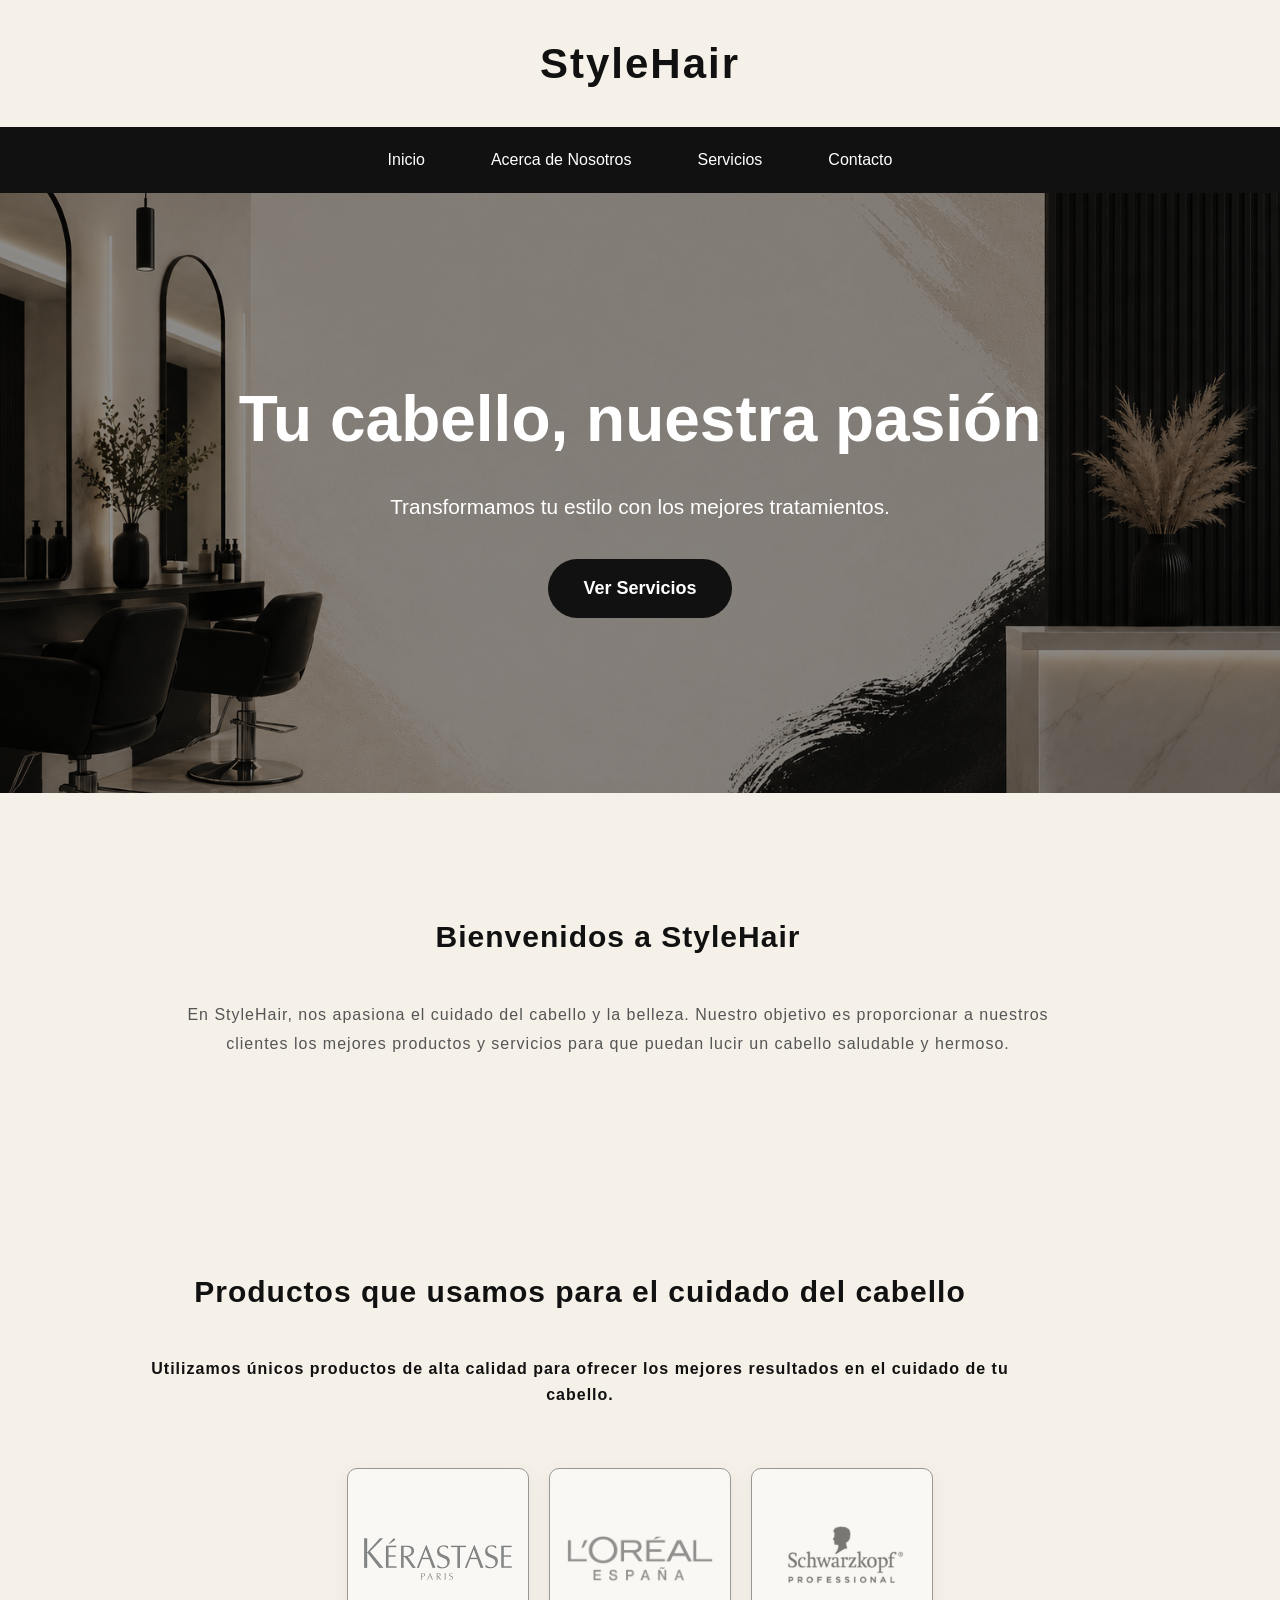
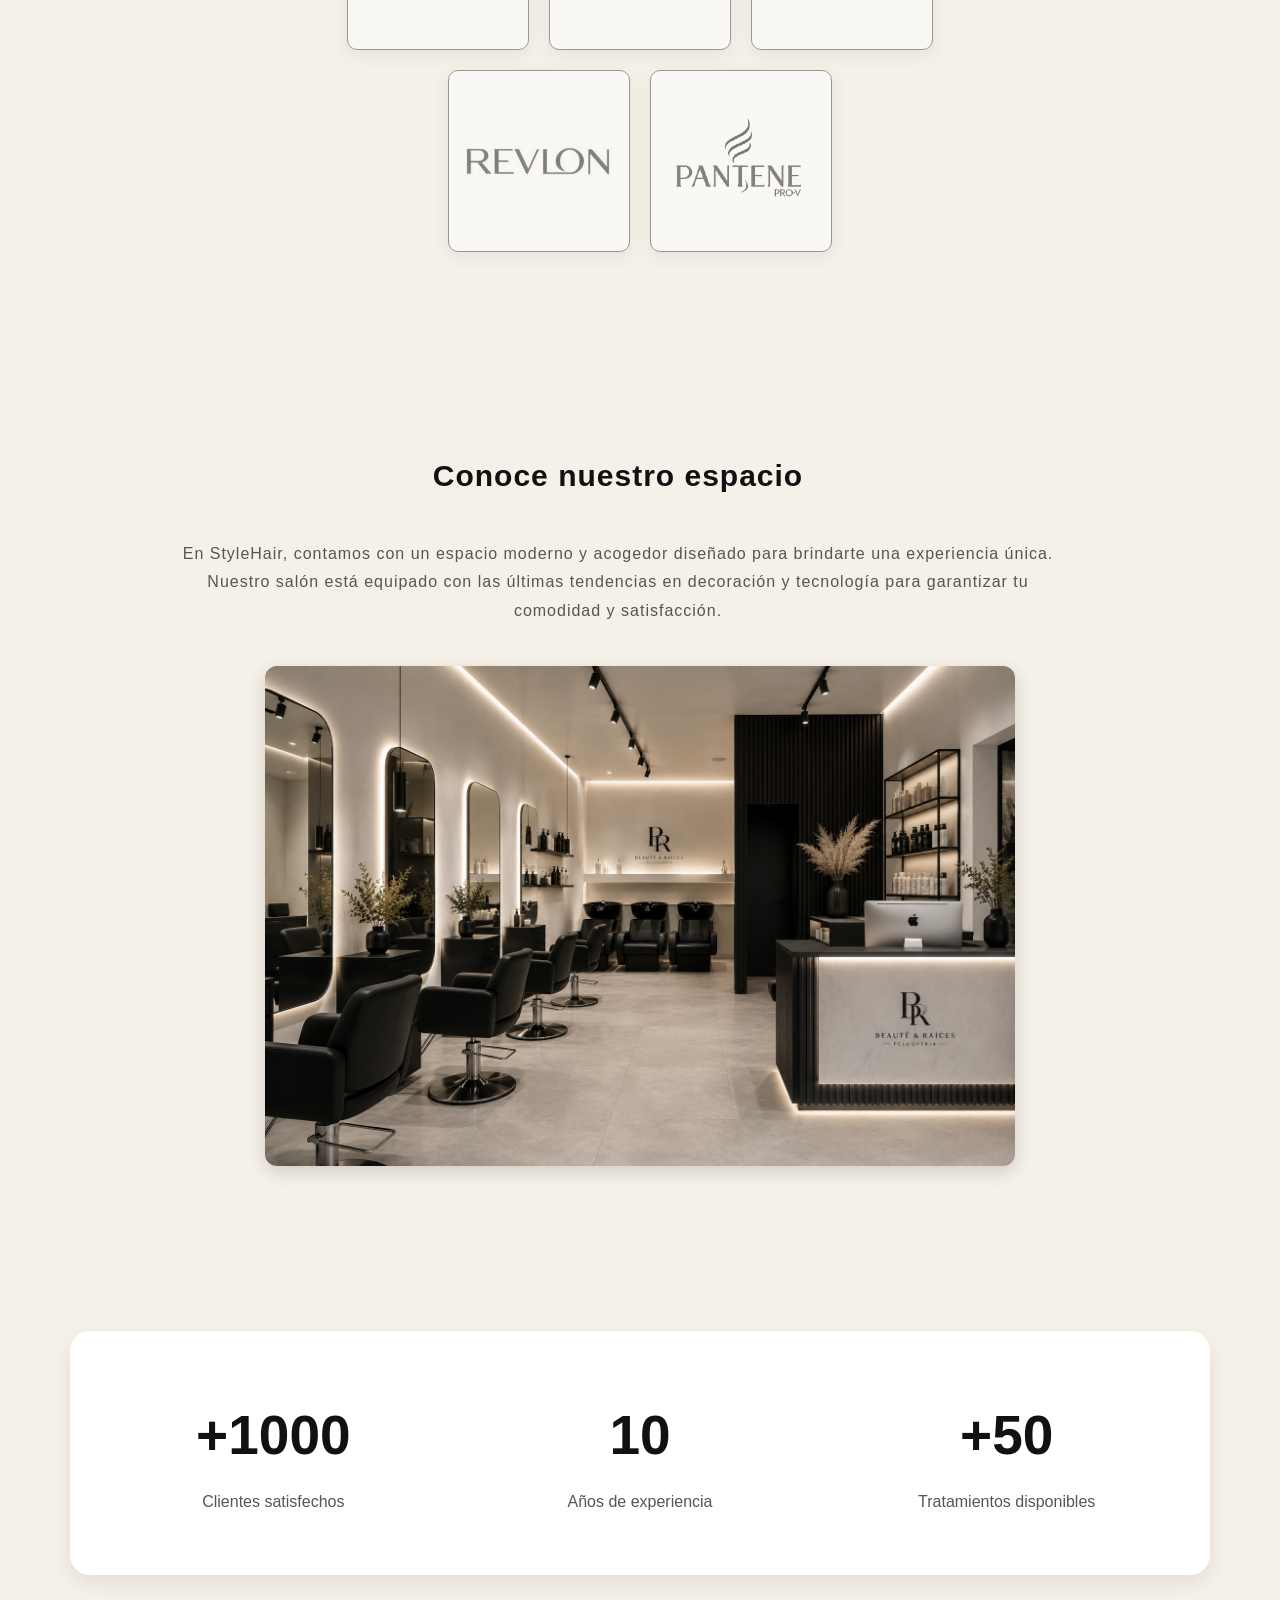
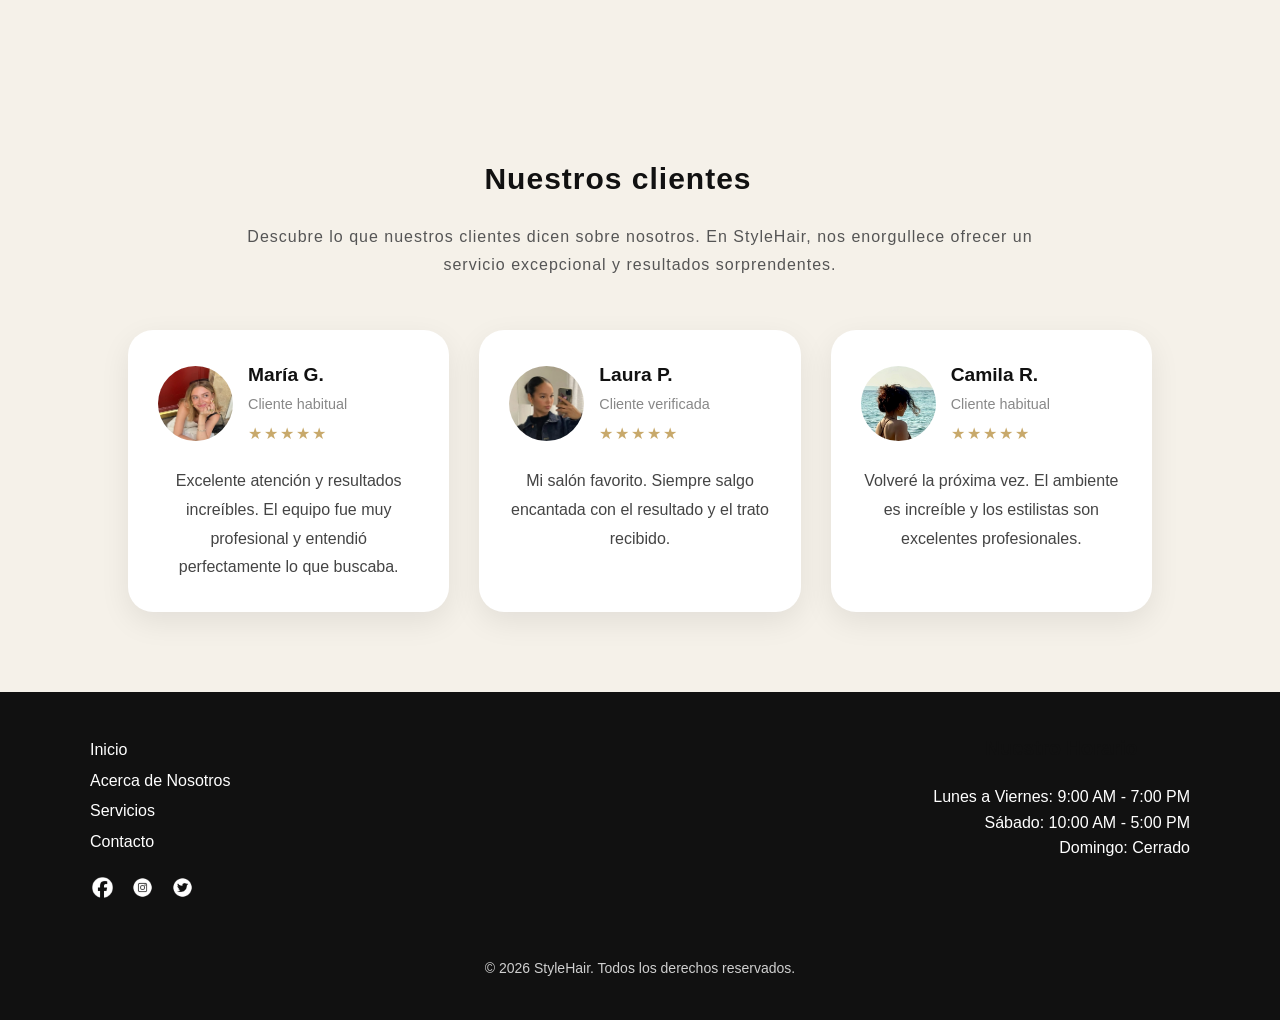
<file: Páginaweb_StyleHair/index.html>
<!DOCTYPE html>
<html lang="es">

<head>
<meta charset="UTF-8">
<meta name="viewport" content="width=device-width, initial-scale=1.0">
<link rel="icon" href="img/logo.png">
<title>StyleHair</title>
<link rel="stylesheet" href="css/styles.css">
</head>

<body>
    <h1>StyleHair</h1>
    <nav>
        <ul>
            <li><a href="index.html">Inicio</a></li>
            <li><a href="about.html">Acerca de Nosotros</a></li>
            <li><a href="servicios.html">Servicios</a></li>
            <li><a href="contact.html">Contacto</a></li>
        </ul>
    </nav>

    <div class="hero">
    <img src="img/cabello.png"  class="hero-img" alt="cabello">
    <div class="hero-text">
        <h2>Tu cabello, nuestra pasión</h2>
        <p>Transformamos tu estilo con los mejores tratamientos.</p>
        <a href="servicios.html" class="btn">Ver Servicios</a>
    </div>
</div>

    <section class="clientes">
        <h2>Bienvenidos a StyleHair</h2>
        <p>En StyleHair, nos apasiona el cuidado del cabello y la belleza. Nuestro objetivo es proporcionar
             a nuestros clientes los mejores productos y servicios para que puedan lucir un cabello saludable y hermoso.</p>
    </section>

    <section class="productos-section">
        <h2>Productos que usamos para el cuidado del cabello</h2>
        <p>Utilizamos únicos productos de alta calidad para ofrecer los mejores resultados 
            en el cuidado de tu cabello.</p>

       <div class="productos-container">

        <img src="img/producto1.png" class="productos">
        <img src="img/producto2.png" class="productos">
        <img src="img/producto3.png" class="productos">
        <img src="img/producto4.png" class="productos">
        <img src="img/producto5.png" class="productos">

        </div>
    </section>
        
    <section class="clientes">
        <h2>Conoce nuestro espacio</h2>
        <p>En StyleHair, contamos con un espacio moderno y acogedor diseñado para brindarte una 
            experiencia única. Nuestro salón está equipado con las últimas tendencias en decoración 
            y tecnología para garantizar tu comodidad y satisfacción.</p>
        <img src="img/salon.png" alt="salon" class="salon">
    </section>

    <section class="stats">

<div class="barraexperiencia">
<h3>+1000</h3>
<p>Clientes satisfechos</p>
</div>

<div>
<h3>10</h3>
<p>Años de experiencia</p>
</div>

<div>
<h3>+50</h3>
<p>Tratamientos disponibles</p>
</div>

</section>
 <section class="clientes">
    <h2>Nuestros clientes</h2>

    <p class="descripcion-clientes">
        Descubre lo que nuestros clientes dicen sobre nosotros. En StyleHair,
        nos enorgullece ofrecer un servicio excepcional y resultados sorprendentes.
    </p>

    <div class="testimonios-grid">

        <div class="testimonio-card">
            <div class="cliente-info">
                <img src="img/maria.jpg" alt="María G.">

                <div>
                    <h4>María G.</h4>
                    <span>Cliente habitual</span>

                    <div class="estrellas">
                        ★★★★★
                    </div>
                </div>
            </div>

            <p>
                Excelente atención y resultados increíbles.
                El equipo fue muy profesional y entendió perfectamente lo que buscaba.
            </p>
        </div>

        <div class="testimonio-card">
            <div class="cliente-info">
                <img src="img/laura.jpg" alt="Laura P.">

                <div>
                    <h4>Laura P.</h4>
                    <span>Cliente verificada</span>

                    <div class="estrellas">
                        ★★★★★
                    </div>
                </div>
            </div>

            <p>
                Mi salón favorito. Siempre salgo encantada con el resultado
                y el trato recibido.
            </p>
        </div>

        <div class="testimonio-card">
            <div class="cliente-info">
                <img src="img/camila.jpg" alt="Camila R.">

                <div>
                    <h4>Camila R.</h4>
                    <span>Cliente habitual</span>

                    <div class="estrellas">
                        ★★★★★
                    </div>
                </div>
            </div>

            <p>
                Volveré la próxima vez. El ambiente es increíble
                y los estilistas son excelentes profesionales.
            </p>
        </div>

    </div>
</section>
    
</body>
<footer>

<div class="footer-container">

<div class="footer-left">
<ul>
<li><a href="index.html">Inicio</a></li>
<li><a href="about.html">Acerca de Nosotros</a></li>
<li><a href="servicios.html">Servicios</a></li>
<li><a href="contact.html">Contacto</a></li>
</ul>

<ul class="social">
<li><a href="#"><img src="img/facebook.png" alt="Facebook"></a></li>
<li><a href="#"><img src="img/instagram.png" alt="Instagram"></a></li>
<li><a href="#"><img src="img/twitter.png" alt="Twitter"></a></li>
</ul>
</div>

<div class="footer-right">
<h3>Nuestro Horario</h3>
<p>Lunes a Viernes: 9:00 AM - 7:00 PM</p>
<p>Sábado: 10:00 AM - 5:00 PM</p>
<p>Domingo: Cerrado</p>
</div>

</div>

<p class="copyright">&copy; 2026 StyleHair. Todos los derechos reservados.</p>

</footer>

</html>
</file>
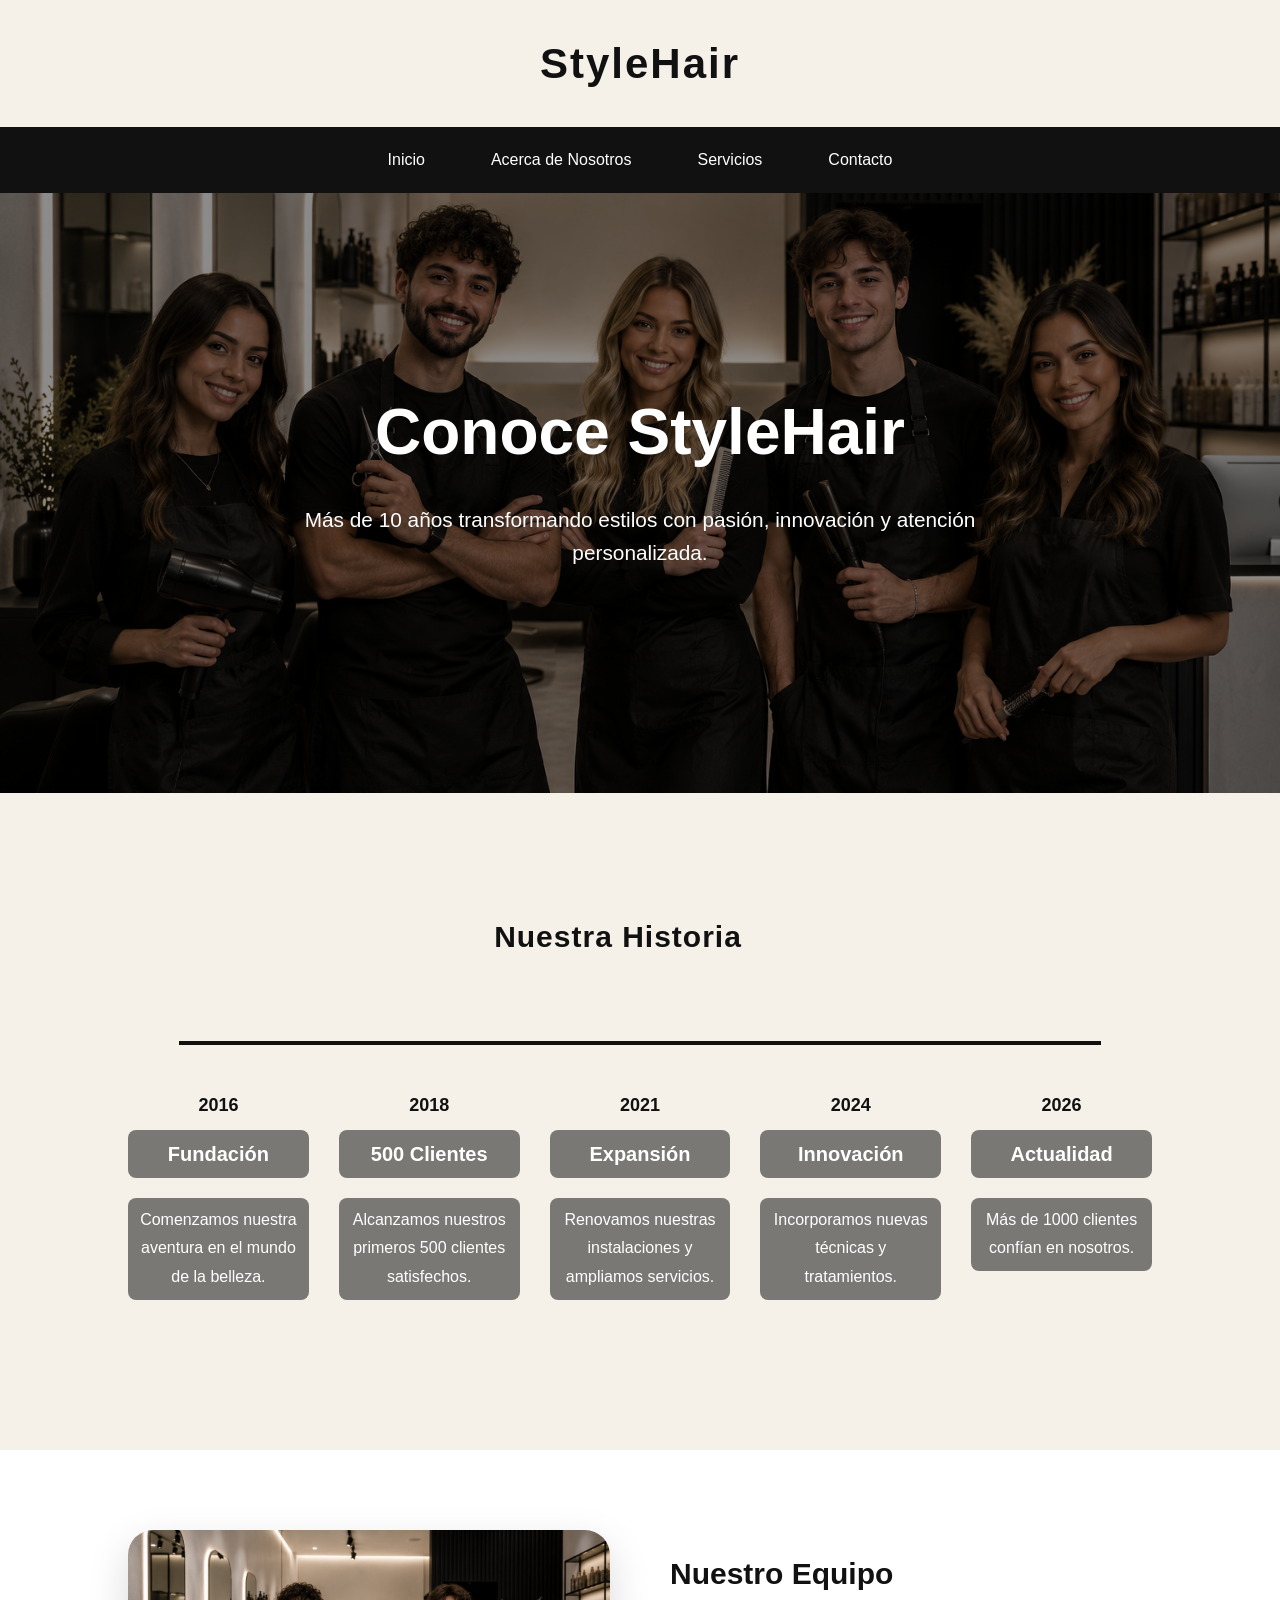
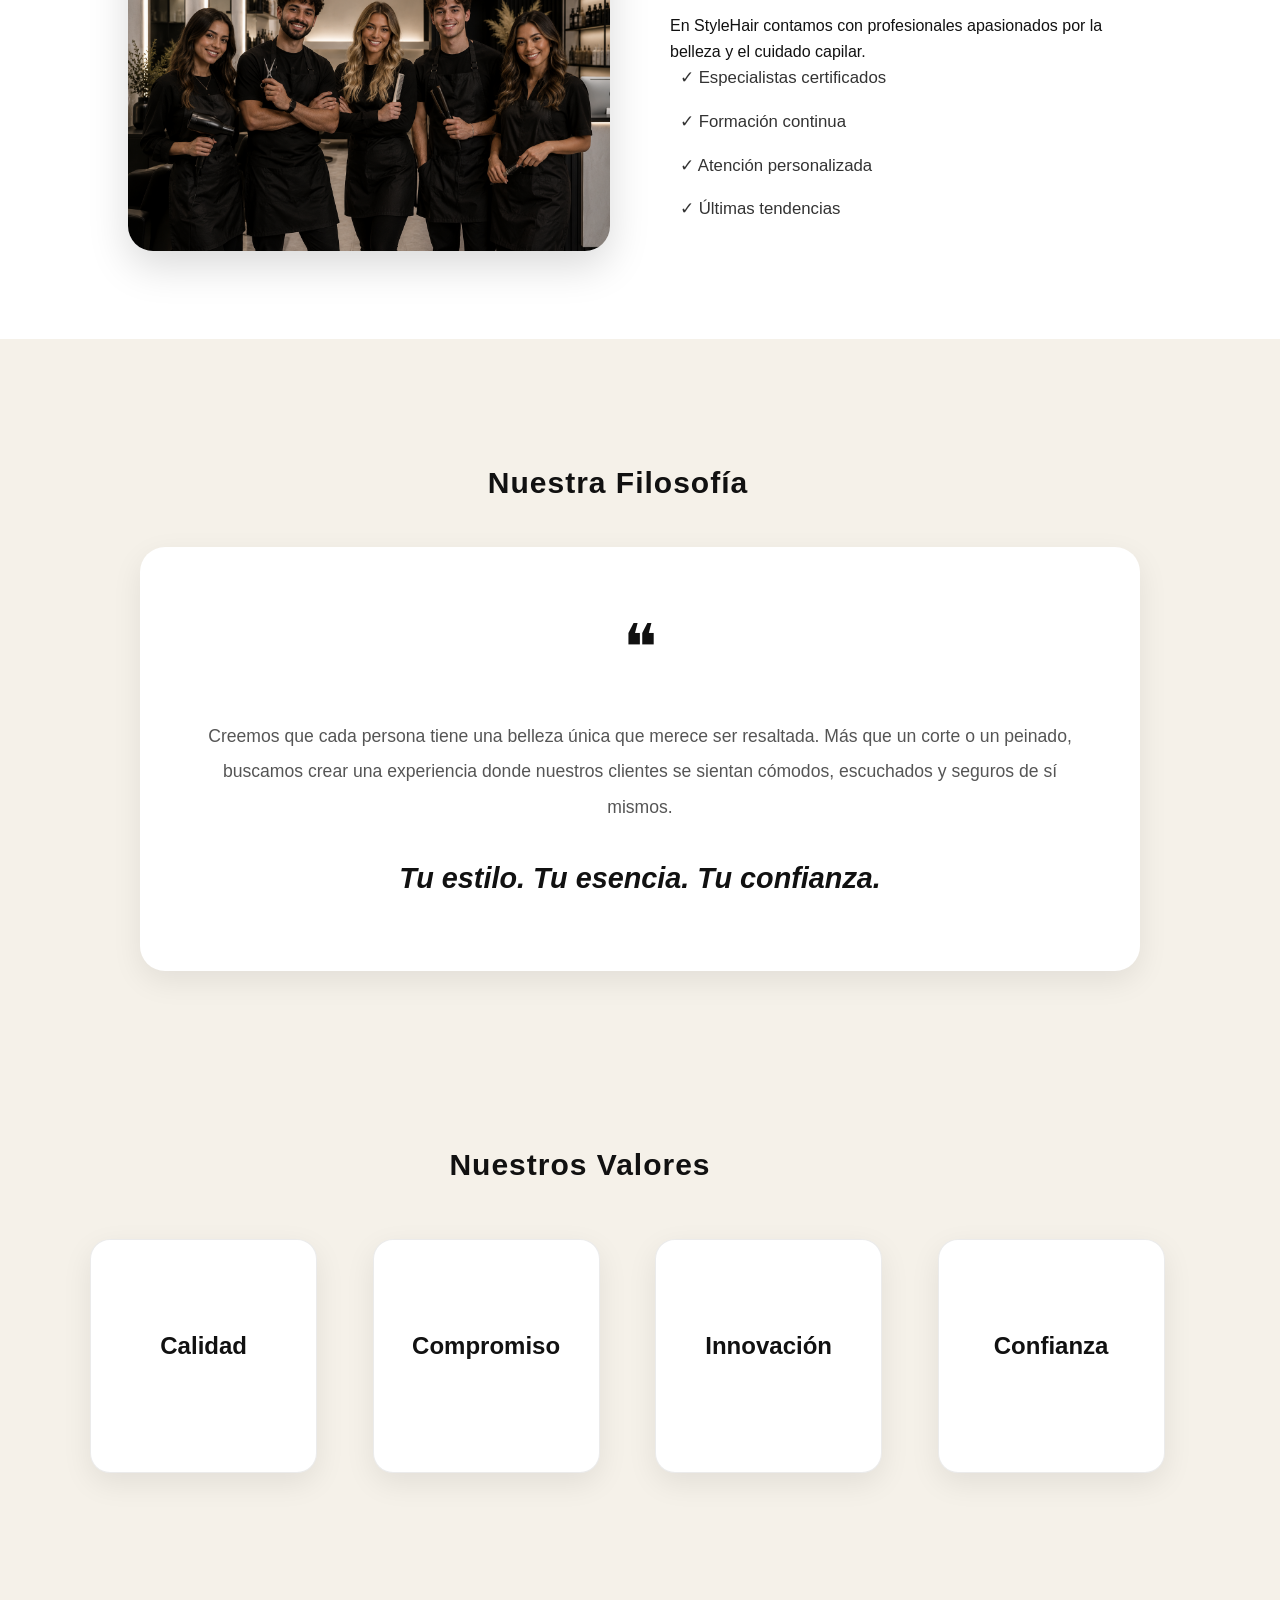
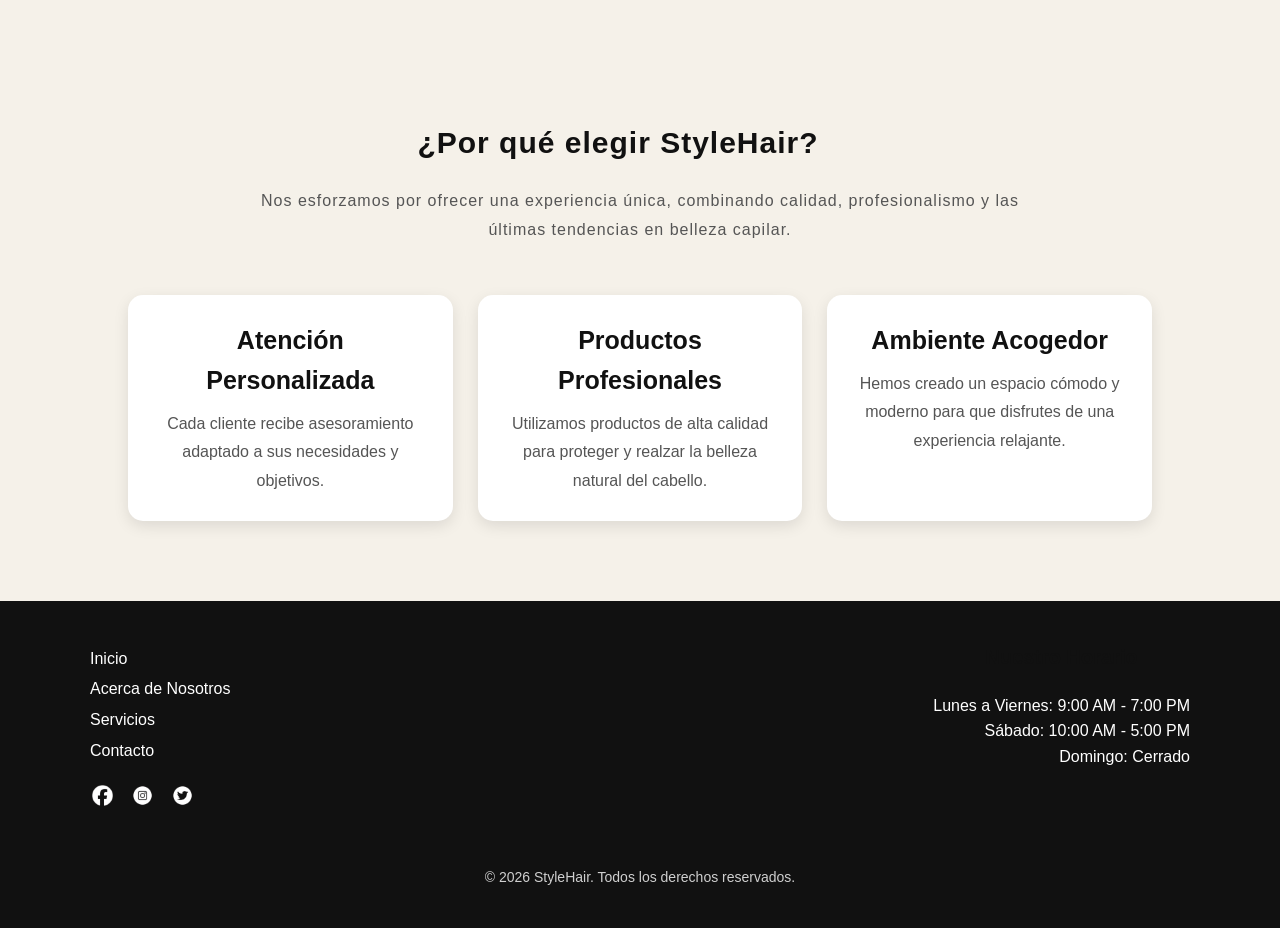
<file: Páginaweb_StyleHair/about.html>
<!DOCTYPE html>
<html lang="es">
    <head>
        <meta charset="UTF-8">
        <meta name="viewport" content="width=device-width, initial-scale=1.0">
        <link rel="icon" href="img/logo.png">
        <title>StyleHair - Acerca de Nosotros</title>
        <link rel="stylesheet" href="css/styles.css">
    </head>
    <body>
        <h1>StyleHair</h1>
        <nav>
            <ul>
                <li><a href="index.html">Inicio</a></li>
                <li><a href="about.html">Acerca de Nosotros</a></li>
                <li><a href="servicios.html">Servicios</a></li>
                <li><a href="contact.html">Contacto</a></li>
            </ul>
        </nav>

        <div class="hero about-hero">
    <img src="img/equipo.png" class="hero-img" alt="Equipo StyleHair">

    <div class="hero-text">
        <h2>Conoce StyleHair</h2>
        <p>
            Más de 10 años transformando estilos con pasión,
            innovación y atención personalizada.
        </p>
    </div>
</div>

      <section class="clientes">
    <h2>Nuestra Historia</h2>

    <div class="timeline">

        <div class="timeline-event">
            <span class="year">2016</span>
            <h3>Fundación</h3>
            <p>Comenzamos nuestra aventura en el mundo de la belleza.</p>
        </div>

        <div class="timeline-event">
            <span class="year">2018</span>
            <h3>500 Clientes</h3>
            <p>Alcanzamos nuestros primeros 500 clientes satisfechos.</p>
        </div>

        <div class="timeline-event">
            <span class="year">2021</span>
            <h3>Expansión</h3>
            <p>Renovamos nuestras instalaciones y ampliamos servicios.</p>
        </div>

        <div class="timeline-event">
            <span class="year">2024</span>
            <h3>Innovación</h3>
            <p>Incorporamos nuevas técnicas y tratamientos.</p>
        </div>

        <div class="timeline-event">
            <span class="year">2026</span>
            <h3>Actualidad</h3>
            <p>Más de 1000 clientes confían en nosotros.</p>
        </div>

    </div>
</section>

        <section class="equipo-section">

    <div class="equipo-img">
        <img src="img/equipo.png" alt="Equipo StyleHair">
    </div>

    <div class="equipo-info">
        <h2>Nuestro Equipo</h2>

        <p>
            En StyleHair contamos con profesionales apasionados por la belleza
            y el cuidado capilar.
        </p>

        <ul>
            <li>✓ Especialistas certificados</li>
            <li>✓ Formación continua</li>
            <li>✓ Atención personalizada</li>
            <li>✓ Últimas tendencias</li>
        </ul>
    </div>

</section>

        <section class="filosofia">

    <h2>Nuestra Filosofía</h2>

    <div class="filosofia-box">

        <span class="comillas">❝</span>

        <p>
            Creemos que cada persona tiene una belleza única que merece ser
            resaltada. Más que un corte o un peinado, buscamos crear una
            experiencia donde nuestros clientes se sientan cómodos,
            escuchados y seguros de sí mismos.
        </p>

        <h3>Tu estilo. Tu esencia. Tu confianza.</h3>

    </div>

</section>
      <section>
    <h2>Nuestros Valores</h2>

    <div class="about-grid">

        <div class="cardValores">
            <div class="card-inner">

                <div class="card-front">
                    <h3>Calidad</h3>
                </div>

                <div class="card-back">
                    <p>
                        Trabajamos con productos profesionales y técnicas avanzadas para garantizar resultados excepcionales.
                    </p>
                </div>

            </div>
        </div>

        <div class="cardValores">
            <div class="card-inner">

                <div class="card-front">
                    <h3>Compromiso</h3>
                </div>

                <div class="card-back">
                    <p>
                        Nos esforzamos por superar las expectativas de nuestros clientes en cada visita.
                    </p>
                </div>

            </div>
        </div>

        <div class="cardValores">
            <div class="card-inner">

                <div class="card-front">
                    <h3>Innovación</h3>
                </div>

                <div class="card-back">
                    <p>
                        Seguimos las últimas tendencias y capacitaciones para ofrecer servicios modernos y actuales.
                    </p>
                </div>

            </div>
        </div>

        <div class="cardValores">
            <div class="card-inner">

                <div class="card-front">
                    <h3>Confianza</h3>
                </div>

                <div class="card-back">
                    <p>
                        Construimos relaciones duraderas basadas en la honestidad, el respeto y la atención personalizada.
                    </p>
                </div>

            </div>
        </div>

    </div>
</section>

        <section class="clientes">
    <h2>¿Por qué elegir StyleHair?</h2>

    <p class="descripcion-clientes">
    Nos esforzamos por ofrecer una experiencia única, combinando
    calidad, profesionalismo y las últimas tendencias en belleza capilar.
</p>

    <div class="servicios-grid">

        <div class="card">
            <h3>Atención Personalizada</h3>
            <p>Cada cliente recibe asesoramiento adaptado a sus necesidades y objetivos.</p>
        </div>

        <div class="card">
            <h3>Productos Profesionales</h3>
            <p>Utilizamos productos de alta calidad para proteger y realzar la belleza natural del cabello.</p>
        </div>

        <div class="card">
            <h3>Ambiente Acogedor</h3>
            <p>Hemos creado un espacio cómodo y moderno para que disfrutes de una experiencia relajante.</p>
        </div>

    </div>
</section>
    </body>

<footer>

<div class="footer-container">

<div class="footer-left">
<ul>
<li><a href="index.html">Inicio</a></li>
<li><a href="about.html">Acerca de Nosotros</a></li>
<li><a href="servicios.html">Servicios</a></li>
<li><a href="contact.html">Contacto</a></li>
</ul>

<ul class="social">
<li><a href="#"><img src="img/facebook.png" alt="Facebook"></a></li>
<li><a href="#"><img src="img/instagram.png" alt="Instagram"></a></li>
<li><a href="#"><img src="img/twitter.png" alt="Twitter"></a></li>
</ul>
</div>

<div class="footer-right">
<h3>Nuestro Horario</h3>
<p>Lunes a Viernes: 9:00 AM - 7:00 PM</p>
<p>Sábado: 10:00 AM - 5:00 PM</p>
<p>Domingo: Cerrado</p>
</div>

</div>

<p class="copyright">&copy; 2026 StyleHair. Todos los derechos reservados.</p>

</footer>

</html>
</file>
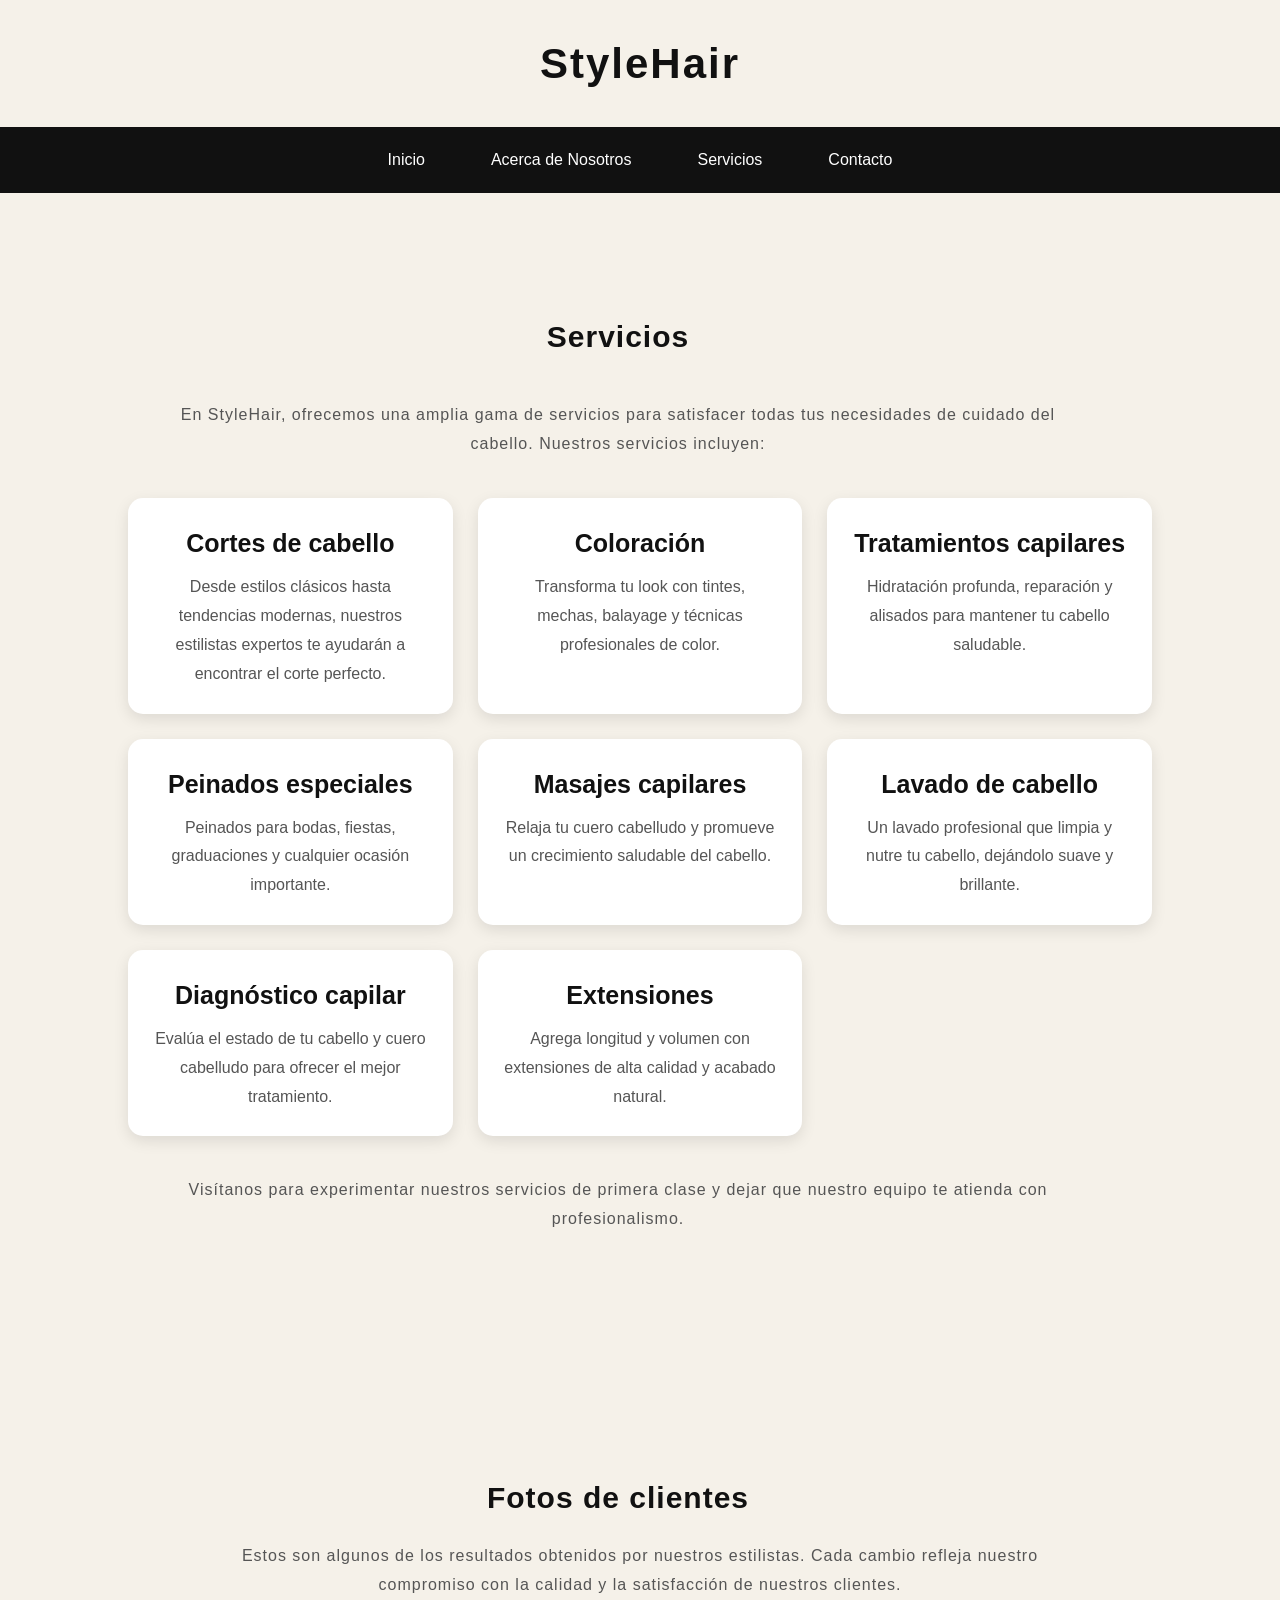
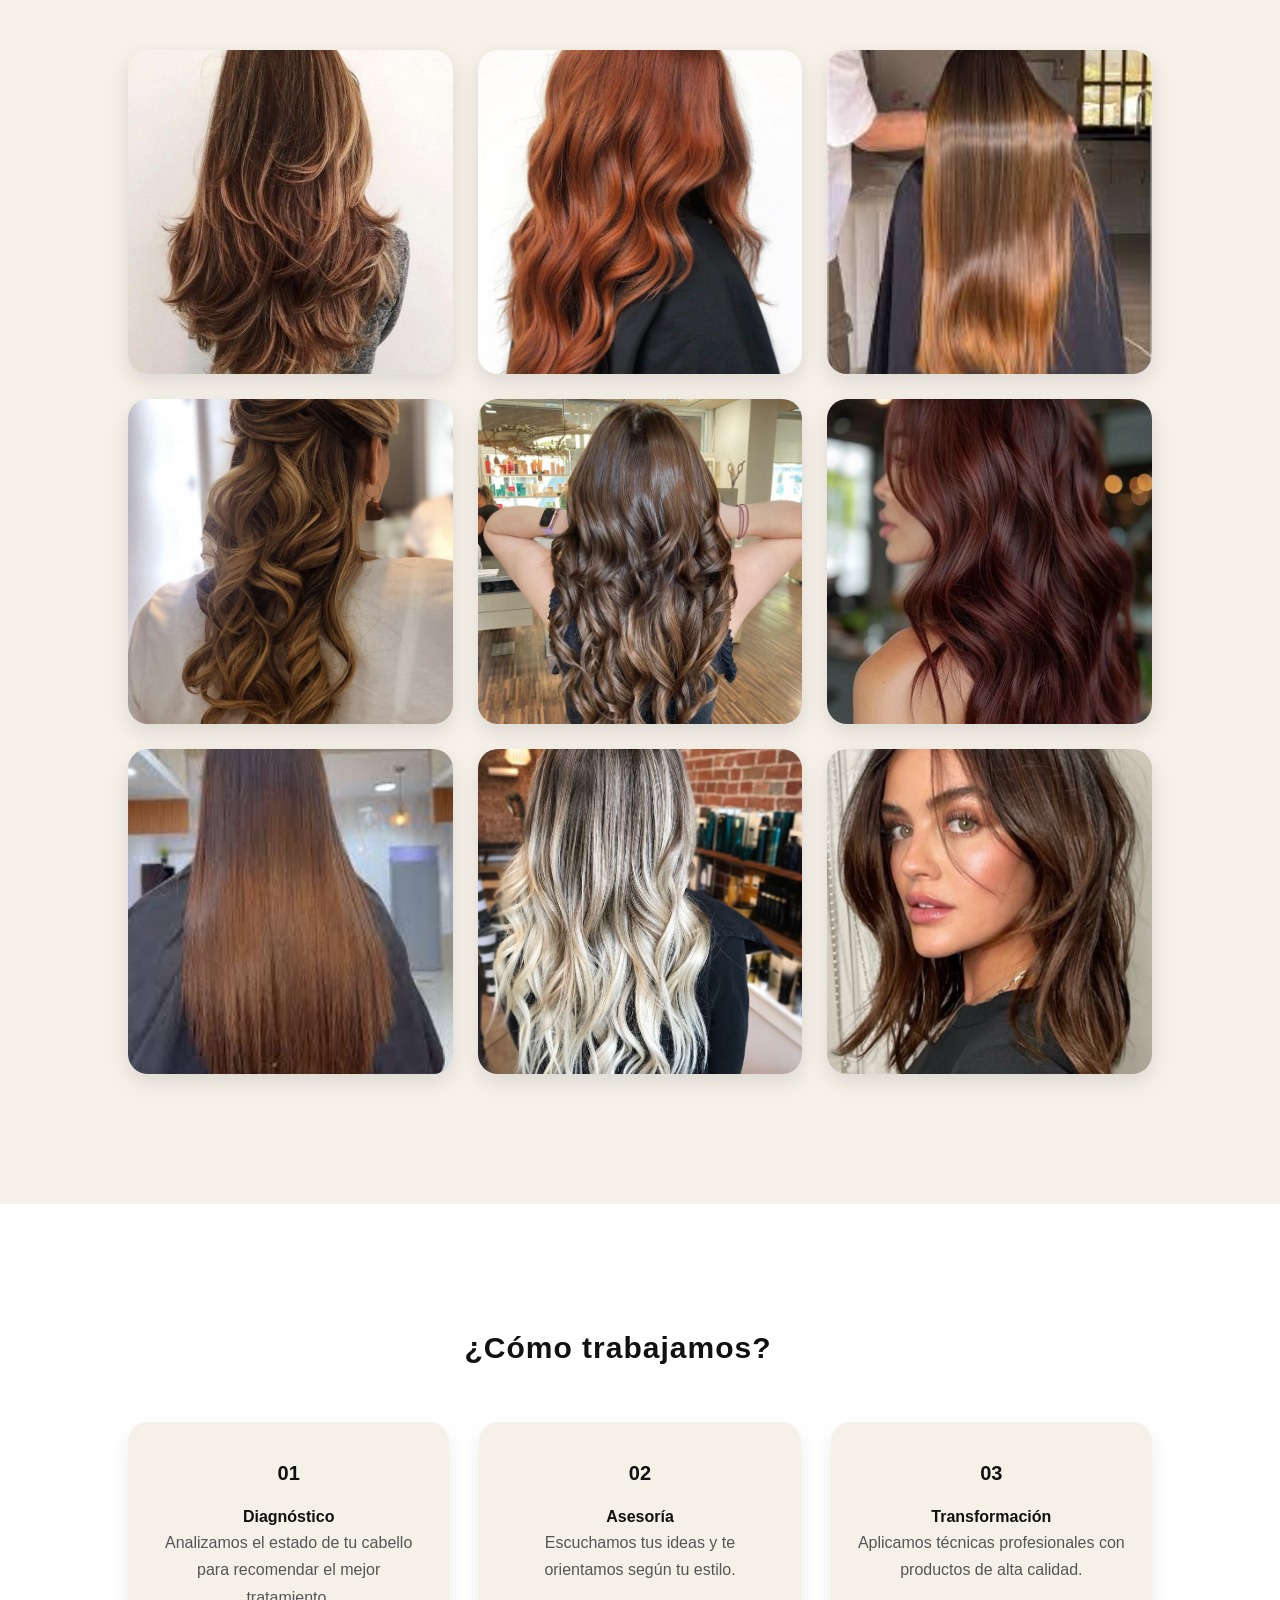
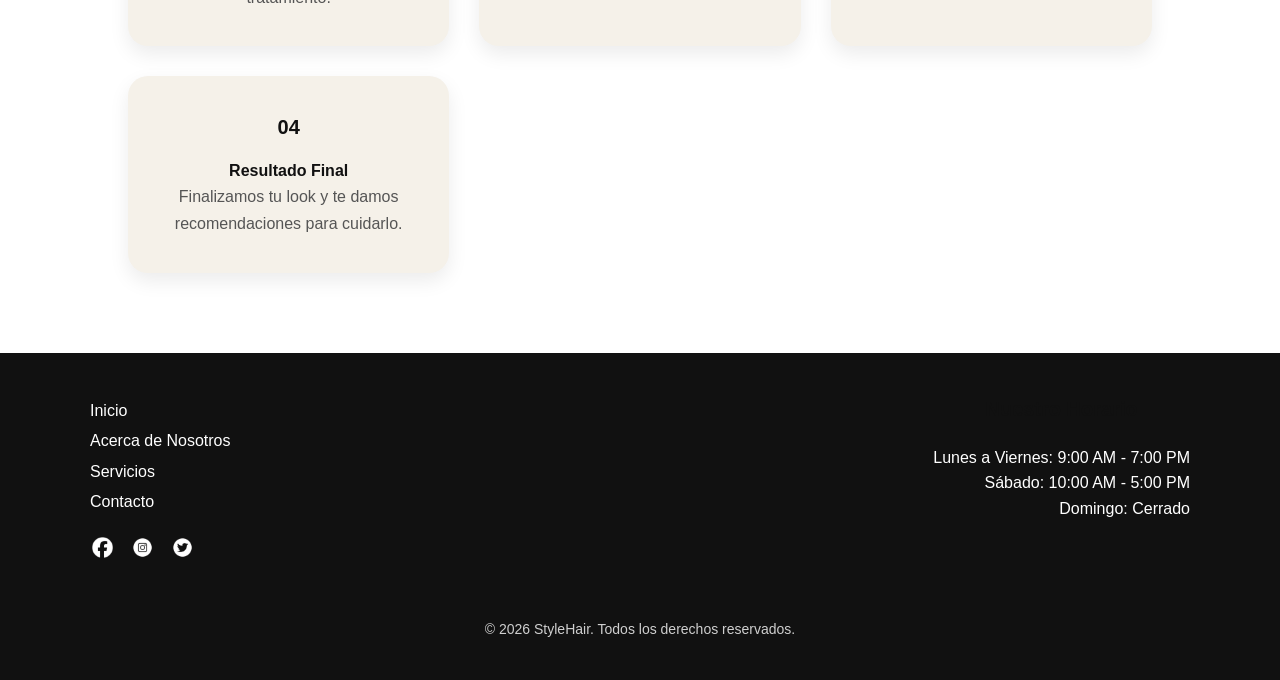
<file: Páginaweb_StyleHair/servicios.html>
<!DOCTYPE html>
<html lang="es">    
    <head>
        <meta charset="UTF-8">
        <meta name="viewport" content="width=device-width, initial-scale=1.0">
        <link rel="icon" href="img/logo.png">
        <title>StyleHair - Contenido</title>
        <link rel="stylesheet" href="css/styles.css">
    </head>
    <body>
        <h1>StyleHair</h1>
        <nav>
            <ul>
                <li><a href="index.html">Inicio</a></li>
                <li><a href="about.html">Acerca de Nosotros</a></li>
                <li><a href="servicios.html">Servicios</a></li>
                <li><a href="contact.html">Contacto</a></li>
            </ul>
        </nav>

        <section class="clientes" id="servicios">
            <h2>Servicios</h2>
            <p>En StyleHair, ofrecemos una amplia gama de servicios para satisfacer todas tus necesidades de cuidado del cabello. Nuestros servicios incluyen:</p>
            <div class="servicios-grid">

    <div class="card">
        <h3>Cortes de cabello</h3>
        <p>Desde estilos clásicos hasta tendencias modernas, nuestros estilistas expertos te ayudarán a encontrar el corte perfecto.</p>
    </div>

    <div class="card">
        <h3>Coloración</h3>
        <p>Transforma tu look con tintes, mechas, balayage y técnicas profesionales de color.</p>
    </div>

    <div class="card">
        <h3>Tratamientos capilares</h3>
        <p>Hidratación profunda, reparación y alisados para mantener tu cabello saludable.</p>
    </div>

    <div class="card">
        <h3>Peinados especiales</h3>
        <p>Peinados para bodas, fiestas, graduaciones y cualquier ocasión importante.</p>
    </div>

    <div class="card">
        <h3>Masajes capilares</h3>
        <p>Relaja tu cuero cabelludo y promueve un crecimiento saludable del cabello.</p>
    </div>

    <div class="card">
        <h3>Lavado de cabello</h3>
        <p>Un lavado profesional que limpia y nutre tu cabello, dejándolo suave y brillante.</p>
    </div>

    <div class="card">
        <h3>Diagnóstico capilar</h3>
        <p>Evalúa el estado de tu cabello y cuero cabelludo para ofrecer el mejor tratamiento.</p>
    </div>

    <div class="card">
        <h3>Extensiones</h3>
        <p>Agrega longitud y volumen con extensiones de alta calidad y acabado natural.</p>
    </div>

</div>
            <p>Visítanos para experimentar nuestros servicios de primera 
                clase y dejar que nuestro equipo te atienda con profesionalismo.</p>
    </section>
        <section class="clientes">
            <h2>Fotos de clientes</h2>
            <p class="descripcion-clientes">
    Estos son algunos de los resultados obtenidos por nuestros
    estilistas. Cada cambio refleja nuestro compromiso con la
    calidad y la satisfacción de nuestros clientes.
</p>
            <div class="gallery">   
                <img src="img/cliente1.png" alt="Cliente 1 - Corte de cabello">
                <img src="img/cliente2.png" alt="Cliente 2 - Coloración">
                <img src="img/cliente3.png" alt="Cliente 3 - Tratamiento capilar">
                <img src="img/cliente4.png" alt="Cliente 4 - Peinado para ocasión especial">
                <img src="img/cliente5.png" alt="Cliente 5 - Extensiones de cabello">
                <img src="img/cliente6.png" alt="Cliente 6 - Corte de cabello y coloración">
                <img src="img/cliente7.png" alt="Cliente 7 - Tratamiento capilar y peinado">
                <img src="img/cliente8.png" alt="Cliente 8 - Coloración y extensiones">
                <img src="img/cliente9.png" alt="Cliente 9 - Corte de cabello y tratamiento capilar">
            </div>
        </section>

        <section class="proceso">

<h2>¿Cómo trabajamos?</h2>

<div class="proceso-grid">

<div class="paso">
<h3>01</h3>
<h4>Diagnóstico</h4>
<p>Analizamos el estado de tu cabello para recomendar el mejor tratamiento.</p>
</div>

<div class="paso">
<h3>02</h3>
<h4>Asesoría</h4>
<p>Escuchamos tus ideas y te orientamos según tu estilo.</p>
</div>

<div class="paso">
<h3>03</h3>
<h4>Transformación</h4>
<p>Aplicamos técnicas profesionales con productos de alta calidad.</p>
</div>

<div class="paso">
<h3>04</h3>
<h4>Resultado Final</h4>
<p>Finalizamos tu look y te damos recomendaciones para cuidarlo.</p>
</div>

</div>

</section>
    </body>


    <footer>

<div class="footer-container">

<div class="footer-left">
<ul>
<li><a href="index.html">Inicio</a></li>
<li><a href="about.html">Acerca de Nosotros</a></li>
<li><a href="servicios.html">Servicios</a></li>
<li><a href="contact.html">Contacto</a></li>
</ul>

<ul class="social">
<li><a href="#"><img src="img/facebook.png" alt="Facebook"></a></li>
<li><a href="#"><img src="img/instagram.png" alt="Instagram"></a></li>
<li><a href="#"><img src="img/twitter.png" alt="Twitter"></a></li>
</ul>
</div>

<div class="footer-right">
<h3>Nuestro Horario</h3>
<p>Lunes a Viernes: 9:00 AM - 7:00 PM</p>
<p>Sábado: 10:00 AM - 5:00 PM</p>
<p>Domingo: Cerrado</p>
</div>

</div>

<p class="copyright">&copy; 2026 StyleHair. Todos los derechos reservados.</p>

</footer>

</html>
</file>
<file: Páginaweb_StyleHair/css/styles.css>
/* =====================
   RESET
===================== */
*{
margin:0;
padding:0;
font-family: 'Segoe UI', Arial, sans-serif;
}

/* =====================
   COLORES
===================== */
:root{
--beige:#f5f1e9;
--beige-soft:#e9e2d6;
--negro:#111;
--gris:#555;
--blanco:#ffffff;
}

/* =====================
   BODY
===================== */
body{
background:var(--beige);
color:var(--negro);
line-height:1.6;
}

/* =====================
   TITULOS
===================== */
h1{
text-align:center;
font-size:42px;
padding:30px 0;
letter-spacing:2px;
}

h2{
font-size:30px;
margin-bottom:15px;
}

/* NAVBAR */
nav{
background:#111;
padding:10px;
}

nav ul{
display:flex;
justify-content:center;
gap:30px;
list-style:none;
}

nav li{
padding:10px 18px;
border-radius:6px;
transition:0.3s;
}

nav a{
color:white;
text-decoration:none;
font-size:16px;
font-weight:500;
}

/* EFECTO HOVER */
nav li:hover{
background:#f5f1e9;
}

nav li:hover a{
color:#111;
}


/* =====================
   SECCIONES
===================== */
section{
max-width:1100px;
margin:auto;
padding:50px 20px;
text-align:center;
}

/* =====================
   IMAGEN PRINCIPAL
===================== */
.logo{
width:100%;
height:380px;
object-fit:cover;
display:block;
}

/* CONTENEDOR PRODUCTOS */
.productos-container{
display:flex;
justify-content:center;
gap:20px;
flex-wrap:wrap;
margin-top:30px;
margin-bottom:10px;
padding: 20px 20%;


}

/* IMAGENES PRODUCTOS */
.productos{
border:1px solid #404040;
width: 150px;
height: 150px;
object-fit:contain;
background:rgb(255, 255, 255);
padding:15px;   
border-radius:10px;
box-shadow:0 5px 15px rgba(0,0,0,0.1);

/* OPACIDAD */
opacity:0.5;

transition:0.3s;
}

/* CUANDO PASA EL MOUSE */
.productos:hover{
opacity:1;
transform:scale(1.05);
}

/* =====================
   SALON
===================== */
.salon{
display:block;
margin:25px auto;
width:85%;
max-width:750px;
border-radius:12px;
box-shadow:0 6px 18px rgba(0,0,0,0.15);
}

.hero {
    position: relative;
    width: 100%;
    height: 600px;
    margin: 0 auto;
    overflow: hidden; /* evita desbordes raros */
}

/* imagen bien controlada */
.hero-img {
    width: 100%;
    height: 100%;
    display: block;
    object-fit: cover;
}

/* capa de oscurecido */
.hero::after {
    content: "";
    position: absolute;
    inset: 0;
    background: rgba(0,0,0,0.45);
}

/* texto encima */
.hero-text {
    position: absolute;
    inset: 0;
    display: flex;
    flex-direction: column;
    justify-content: center;
    align-items: center;
    text-align: center;
    color: white;
    padding: 20px;
    z-index: 2;
}


.hero-text h2{
    font-size: 4rem;
    margin-bottom: 20px;
    color:white;
    text-align:center;
}

.hero-text p{
    font-size: 1.3rem;
    max-width: 700px;
    margin-bottom: 35px;
    color:white;
    text-align:center;
    font-weight:400;
}

.btn{
    display:inline-block;
    background:#111;
    color:white;
    text-decoration:none;
    padding:15px 35px;
    border-radius:50px;
    font-size:18px;
    font-weight:bold;
    transition:.3s;
}

.btn:hover{
    background:#ffffff;
    color:#111;
    transform:translateY(-4px);
}


.hero-contacto{
    background:#ffffff;
    text-align:center;
    padding: 30px 0;
    margin-top:40px;
    border-radius: 25px;
}

.hero-contacto p{
    color:#313030;
    max-width:700px;
    margin:auto;
}

.clientes{
    padding: 80px 10%;
    text-align: center;
}

.clientes h2{
    text-align:center;
    color:#111;
    margin-bottom:20px;
}

.clientes p{
    text-align:center;
    color:#555;
    font-weight:normal;
    line-height:1.8;
}

.descripcion-clientes{
    max-width: 800px;
    margin: auto;
    color: #555;
    line-height: 1.8;
    margin-bottom: 50px;
}

.testimonios-grid{
    display: grid;
    grid-template-columns: repeat(auto-fit,minmax(320px,1fr));
    gap: 30px;
}

.testimonio-card{
    background: white;
    padding: 30px;
    border-radius: 25px;
    box-shadow: 0 10px 30px rgba(0,0,0,.08);
    text-align: left;
    transition: .3s;
}

.testimonio-card:hover{
    transform: translateY(-8px);
}

.cliente-info{
    display: flex;
    align-items: center;
    gap: 15px;
    margin-bottom: 20px;
}

.cliente-info img{
    width: 75px;
    height: 75px;
    border-radius: 50%;
    object-fit: cover;
}

.cliente-info h4{
    margin: 0;
    color: #111;
    font-size: 1.2rem;
}

.cliente-info span{
    color: #888;
    font-size: .9rem;
}

.estrellas{
    color: #c8a96b;
    margin-top: 5px;
    letter-spacing: 2px;
}

.testimonio-card p{
    color: #444;
    line-height: 1.8;
}

.stats{
    background:#fff;
    display:flex;
    justify-content:space-around;
    align-items:center;
    max-width:1100px;
    margin:60px auto;
    padding:60px 20px;
    border-radius:20px;
    box-shadow:0 8px 20px rgba(0,0,0,.08);
    text-align:center;
    flex-wrap:wrap;
}

.stats div{
    flex:1;
    min-width:220px;
}

.stats h3{
    font-size:55px;
    color:#111;
    margin-bottom:10px;
    text-align:center;
}

.stats p{
    color:#555;
    text-align:center;
    margin:0;
    font-weight:normal;
}
/* =====================
   EQUIPO
===================== */
.equipo{
display:block;
margin:25px auto;
width:60%;
max-width:500px;
border-radius:12px;
box-shadow:0 6px 18px rgba(0,0,0,0.15);
}
/* GALERIA CLIENTES EN 9 CUADROS */
.gallery{
    display:grid;
    grid-template-columns:repeat(auto-fit,minmax(250px,1fr));
    gap:25px;
    max-width:1100px;
    margin:50px auto;
}


.gallery img{
    width:100%;
    aspect-ratio:1/1;
    object-fit:cover;
    border-radius:20px;
    transition:.4s;
    box-shadow:0 8px 20px rgba(0,0,0,.1);
}


/* EFECTO HOVER SUAVE */
.gallery img:hover{
    transform:scale(1.05);
    box-shadow:0 15px 35px rgba(0,0,0,.2);
}

/*=====================
FORMULARIO
======================*/

form{
    background:#ffffff;
    padding:40px;
    border-radius:25px;
    box-shadow:0 15px 40px rgba(0,0,0,.08);
    margin:0;

}

form h2{
    margin:0 0 30px 0;
    text-align:center;
}

form label{
    display:block;
    margin-bottom:8px;
    font-weight:600;
    color:#111;
}

form input,
form textarea{
    width:100%;
    padding:15px;
    margin-bottom:20px;
    border:none;
    background:#f8f8f8;
    border-radius:12px;
    box-sizing:border-box;
    font-size:1rem;
    transition:.3s;
}

form input:focus,
form textarea:focus{
    outline:none;
    border:2px solid #111;
    background:#ffffff;
}

form textarea{
    resize:none;
}

/*=====================
CHECKBOX
======================*/

.checkbox-container{
    display:flex;
    align-items:center;
    gap:10px;
    margin-bottom:25px;
}

.checkbox-container input{
    width:auto;
    margin:0;
}

.checkbox-container label{
    margin:0;
    font-weight:normal;
}

/*=====================
BOTONES
======================*/

.botones-form{
    display:flex;
    justify-content:center;
    gap:15px;
    margin-top:15px;
}

.botones-form button{
    min-width:150px;
    padding:15px 30px;
    border:none;
    border-radius:12px;
    cursor:pointer;
    font-size:1rem;
    transition:.3s;
}

button[type="submit"]{
    background:#111;
    color:white;
}

button[type="submit"]:hover{
    background:#333;
    transform:translateY(-3px);
}

button[type="reset"]{
    background:#f5f1e9;
    color:#111;
}

button[type="reset"]:hover{
    background:#ddd6ca;
    transform:translateY(-3px);
}

/*=====================
MAPA
======================*/

.contact-info{
    display:flex;
    flex-direction:column;
    gap:30px;
}

.mapa img{
    width:100%;
    border-radius:20px;
    box-shadow:0 10px 30px rgba(0,0,0,.12);
}

/*=====================
DATOS DE CONTACTO
======================*/

.datos-contacto{
    background:#ffffff;
    padding:30px;
    border-radius:20px;
    box-shadow:0 10px 30px rgba(0,0,0,.08);
}

.datos-contacto h3{
    text-align:center;
    margin-bottom:25px;
}

.dato{
    margin-bottom:20px;
}

.dato:last-child{
    margin-bottom:0;
}

.dato strong{
    display:block;
    color:#111;
    margin-bottom:6px;
}

.dato p{
    margin:0;
    color:#555;
    text-align:left;
    font-weight:normal;
}

/*=====================
CONTENEDOR CONTACTO
======================*/

.contact-container{
    display:grid;
    grid-template-columns:1fr 1fr;
    gap:50px;
    max-width:1200px;
    margin:80px auto;
    padding:0 5%;
    align-items:start;
} 

/* FOOTER */
footer{
background:#111;
color:white;
padding:40px 60px;
}

/* CONTENEDOR */
.footer-container{
display:flex;
justify-content:space-between;
align-items:flex-start;
max-width:1100px;
margin:auto;
}

/* IZQUIERDA */
.footer-left ul{
list-style:none;
margin-bottom:15px;
}

.footer-left li{
margin:5px 0;
}

.footer-left a{
color:white;
text-decoration:none;
}

/* REDES */
.social{
display:flex;
gap:15px;
}

.social img{
width:25px;
}

/* DERECHA */
.footer-right{
text-align:right;
}

/* COPYRIGHT CENTRADO */
.copyright{
text-align:center;
margin-top:30px;
font-size:14px;
opacity:0.8;
}
/* =====================
   RESPONSIVE
===================== */
@media(max-width:768px){

nav ul{
flex-direction:column;
gap:12px;
}

.logo{
height:250px;
}

.productos{
width:140px;
height:140px;
}

 .contact-container{
        grid-template-columns:1fr;
    }

.barraexperiencia{
    flex-direction: column;
    gap: 20px;
    align-items: center;
}
}


section > h2,
section > p{
    max-width:900px;
    margin: 40px;
    text-align:center;
    font-weight:600;
    letter-spacing:1px;
}

div h3{
    text-align:center;
    margin-bottom:20px;
    color:#111;
    font-size:20px;
}


/* LISTA DE SERVICIOS */
section ul{
max-width:900px;
margin:20px auto;
padding-left:25px;
text-align:justify;
line-height:1.7;
}

/* ITEMS DE LA LISTA */
section ul li{
margin-bottom:10px;
}

/* TEXTO EN NEGRITA DE LOS SERVICIOS */
section ul li strong{
font-weight:600;
}

/* GRID DE SERVICIOS */
.servicios-grid{
    display:grid;
    grid-template-columns:repeat(auto-fit,minmax(250px,1fr));
    gap:25px;
    margin-top:30px;
}

/* CARD */
.card{
    background:white;
    padding:25px;
    border-radius:15px;
    box-shadow:0 5px 15px rgba(0,0,0,0.1);
    transition:0.3s;
    text-align:center;
}

.card h3{
    margin-bottom:10px;
    color:#111;
    text-align:center;
    font-size:25px;
}

.card p{
    text-align:center;
    font-weight:normal;
    letter-spacing:normal;
}

.card:hover{
    transform:translateY(-10px);
    box-shadow:0 10px 25px rgba(0,0,0,0.2);
}

.timeline{
    display:flex;
    justify-content:space-between;
    align-items:flex-start;
    flex-wrap:wrap;
    gap:30px;
    max-width:1200px;
    margin:70px auto;
    position:relative;
    padding-top:60px;
}

.timeline::before{
    content:"";
    position:absolute;
    top:10px;
    left:5%;
    width:90%;
    height:4px;
    background:#111;
}

.timeline-event{
    flex:1;
    min-width:180px;
    text-align:center;
}

/* Año */
.year{
    display:block;
    font-weight:bold;
    margin-bottom:10px;
    font-size:18px;
}

/* Sombreado negro 50% */
.timeline-event h3,
.timeline-event p{
    background:rgba(0,0,0,0.5);
    color:white;
    padding:8px 12px;
    border-radius:8px;
    text-align: center;
}

/* Hover */
.timeline-event:hover{
    transform:translateY(-8px);
}

.timeline-event:hover h3,
.timeline-event:hover p{
    background:rgba(0,0,0,0.75);
}

.about-grid{
    display:grid;
    grid-template-columns:repeat(auto-fit,minmax(250px,1fr));
    gap:30px;
    max-width:1100px;
    margin:50px auto;
}

.cardValores{
    width:100%;
    max-width:260px;
    height:260px;
    margin:auto;
}

.card-inner{
    width:90%;
    height:90%;
    position:relative;
    transition:transform .8s;
    transform-style:preserve-3d;
}

.cardValores:hover .card-inner{
    transform:rotateY(180deg);
}

.card-front,
.card-back{
    position:absolute;
    width:100%;
    height:100%;
    border-radius:20px;
    backface-visibility:hidden;

    display:flex;
    justify-content:center;
    align-items:center;
    padding:25px;
    box-sizing:border-box;
}

.card-front{
    background:#ffffff;
    border:1px solid rgba(0,0,0,.08);
    box-shadow:0 10px 30px rgba(0,0,0,.08);
}

.card-front h3{
    font-size:1.5rem;
    color:#111;
}

.card-back{
    background:#111;
    color:#f5f1e9;
    text-align:center;
    transform:rotateY(180deg);
    line-height:1.5;
    font-size:14px;
}

.filosofia{
    padding: 80px 10%;
    background: #f5f1e9;
    text-align: center;
}

.filosofia-box{
    max-width: 900px;
    margin: 40px auto 0;
    padding: 50px;
    background: white;
    border-radius: 25px;
    box-shadow: 0 10px 30px rgba(0,0,0,.08);
}

.comillas{
    font-size: 4rem;
    color: #111;
    display: block;
    margin-bottom: 20px;
}

.filosofia-box p{
    font-size: 1.1rem;
    line-height: 2;
    color: #555;
}

.filosofia-box h3{
    margin-top: 30px;
    color: #111;
    font-size: 1.8rem;
    font-style: italic;
}

.equipo-section{
    display:flex;
    align-items:center;
    justify-content:center;
    gap:60px;
    padding:80px 10%;
    background:#ffffff;
    flex-wrap:wrap;
}

.equipo-img{
    flex:1;
    min-width:300px;
}

.equipo-img img{
    width:100%;
    max-width:600px;
    border-radius:25px;
    box-shadow:0 15px 40px rgba(0,0,0,.15);
}

.equipo-info{
    flex:1;
    min-width:300px;
}

.equipo-info h2{
    text-align:left;
}

.equipo-info p{
    text-align:left;
}

.equipo-info ul{
    list-style:none;
    padding:0;
    margin:0;
}

.equipo-info li{
    margin-bottom:15px;
    font-size:1.05rem;
    color:#333;
    padding-left:10px;
}

.equipo-info li:hover{
    transform:translateX(8px);
    transition:.3s;
}

/*=====================
  PROCESO DE TRABAJO
======================*/

.proceso{
    background:#ffffff;
    padding:80px 10%;
    text-align:center;
}

.proceso-grid{
    display:grid;
    grid-template-columns:repeat(auto-fit,minmax(240px,1fr));
    gap:30px;
    margin-top:50px;
}

.paso{
    background:#f5f1e9;
    padding:35px 25px;
    border-radius:20px;
    box-shadow:0 8px 20px rgba(0,0,0,.08);
    transition:.3s;
}

.paso:hover{
    transform:translateY(-8px);
    box-shadow:0 15px 30px rgba(0,0,0,.15);
}

.numero{
    width:65px;
    height:65px;
    margin:0 auto 20px;
    border-radius:50%;
    background:#111;
    color:#fff;
    display:flex;
    justify-content:center;
    align-items:center;
    font-size:24px;
    font-weight:bold;
}

.paso h3{
    text-align:center;
    margin-bottom:15px;
    color:#111;
}

.paso p{
    text-align:center;
    color:#555;
    font-weight:normal;
    line-height:1.7;
}
</file>
